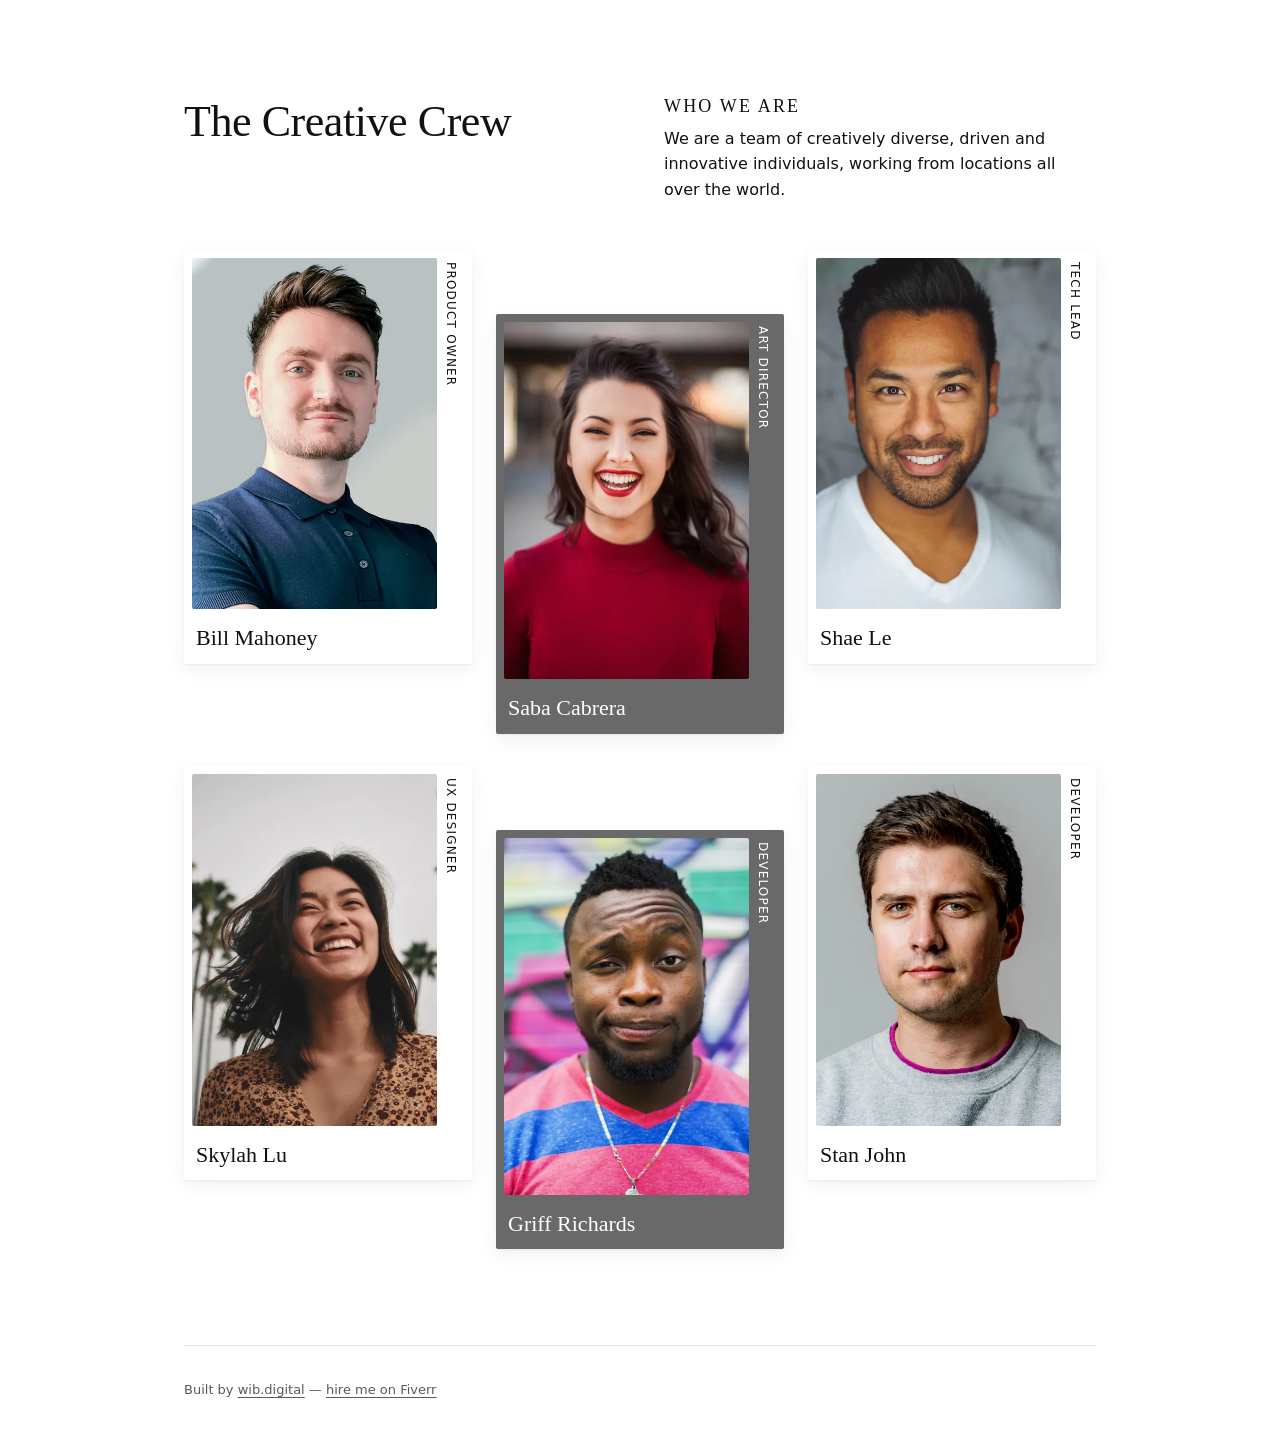
<file: index.html>
<!DOCTYPE html>
<html lang="en">
<head>
  <meta charset="utf-8">
  <meta name="viewport" content="width=device-width, initial-scale=1">
  <title>WIB - Team Page</title>
  <link rel="icon" href="favicon.ico" sizes="any">
  <link rel="icon" type="image/svg+xml" href="favicon.svg">
  <link rel="icon" type="image/png" href="favicon-96x96.png" sizes="96x96">
  <link rel="apple-touch-icon" href="apple-touch-icon.png">
  <meta name="description" content="Meet the creative crew: six designers, developers and strategists working remotely across the world. Click any portrait to read that person's profile.">
  <link rel="canonical" href="https://pablowib.github.io/Team-Page-UI/">

  <meta property="og:type" content="website">
  <meta property="og:title" content="The Creative Crew — Meet Our Team of Designers &amp; Developers">
  <meta property="og:description" content="Six designers, developers and strategists working remotely across the world. Click any portrait to read that person's profile.">
  <meta property="og:url" content="https://pablowib.github.io/Team-Page-UI/">
  <meta property="og:image" content="https://pablowib.github.io/Team-Page-UI/assets/img/content/og-team.jpg">
  <meta property="og:image:width" content="1200">
  <meta property="og:image:height" content="630">
  <meta property="og:image:alt" content="Portraits of the six members of the creative crew in a row.">
  <meta name="twitter:card" content="summary_large_image">

  <link rel="stylesheet" href="assets/css/base.css">
  <link rel="stylesheet" href="assets/css/layout.css">
  <link rel="stylesheet" href="assets/css/components.css">

  <script src="assets/js/main.js" defer></script>

  <script type="application/ld+json">
  {
    "@context": "https://schema.org",
    "@type": "Person",
    "name": "Pablo Nieto Pérez",
    "url": "https://wib.digital",
    "jobTitle": "Web Designer and Developer",
    "sameAs": [
      "https://www.fiverr.com/pablonietop",
      "https://www.linkedin.com/in/pablo-nieto-perez-39a530292"
    ]
  }
  </script>
</head>

<body>
  <a class="skip-link" href="#main">Skip to the team</a>

  <div class="page">
    <header class="site-header">
      <div class="site-header__inner">
        <h1>The Creative Crew</h1>
        <div class="site-header__intro">
          <h2>Who we are</h2>
          <p>We are a team of creatively diverse, driven and innovative individuals, working from locations all over the world.</p>
        </div>
      </div>
    </header>

    <main id="main" tabindex="-1">
      <section class="team" aria-labelledby="team-heading">
        <h2 class="visually-hidden" id="team-heading">The team</h2>

        <ul class="team-grid">
          <li class="team-grid__item">
            <article class="team-card">
              <div class="team-card__frame">
                <img class="team-card__photo" src="assets/img/content/bill-mahoney.webp" alt="Bill Mahoney in a navy polo shirt, looking at the camera" width="476" height="682" decoding="async">
                <p class="team-card__role">Product owner</p>
                <p class="team-card__bio" id="bio-bill-mahoney">Bill Mahoney is a Product Owner with a strong background in software development and project management. He is a strategic thinker with excellent communication and collaboration skills, and he thrives in dynamic, fast-paced environments.</p>
                <button class="team-card__toggle" type="button" aria-expanded="false" aria-controls="bio-bill-mahoney">
                  <span class="visually-hidden">Read the profile of Bill Mahoney</span>
                </button>
              </div>
              <h3 class="team-card__name">Bill Mahoney</h3>
            </article>
          </li>

          <li class="team-grid__item team-grid__item--offset">
            <article class="team-card team-card--dark">
              <div class="team-card__frame">
                <img class="team-card__photo" src="assets/img/content/saba-cabrera.webp" alt="Saba Cabrera in a red sweater, laughing" width="476" height="694" decoding="async">
                <p class="team-card__role">Art director</p>
                <p class="team-card__bio" id="bio-saba-cabrera">Saba Cabrera is a talented and experienced Art Director with a passion for creating visually stunning and engaging designs. With a strong background in graphic design, Saba has developed an eye for detail and a deep understanding of how to create compelling visual experiences that capture the attention of her audience.</p>
                <button class="team-card__toggle" type="button" aria-expanded="false" aria-controls="bio-saba-cabrera">
                  <span class="visually-hidden">Read the profile of Saba Cabrera</span>
                </button>
              </div>
              <h3 class="team-card__name">Saba Cabrera</h3>
            </article>
          </li>

          <li class="team-grid__item">
            <article class="team-card">
              <div class="team-card__frame">
                <img class="team-card__photo" src="assets/img/content/shae-le.webp" alt="Shae Le in a white T-shirt, smiling" width="476" height="682" decoding="async">
                <p class="team-card__role">Tech lead</p>
                <p class="team-card__bio" id="bio-shae-le">Shae Le is a seasoned Tech Lead with a strong background in software engineering and project management. She has a deep understanding of modern software development methodologies, with expertise in Agile and Scrum, and is committed to delivering high-quality solutions that meet business needs.</p>
                <button class="team-card__toggle" type="button" aria-expanded="false" aria-controls="bio-shae-le">
                  <span class="visually-hidden">Read the profile of Shae Le</span>
                </button>
              </div>
              <h3 class="team-card__name">Shae Le</h3>
            </article>
          </li>

          <li class="team-grid__item">
            <article class="team-card">
              <div class="team-card__frame">
                <img class="team-card__photo" src="assets/img/content/skylah-lu.webp" alt="Skylah Lu in a leopard-print top, laughing outdoors" width="474" height="682" loading="lazy" decoding="async">
                <p class="team-card__role">UX designer</p>
                <p class="team-card__bio" id="bio-skylah-lu">Skylah Lu is a talented and experienced UX Designer with a passion for creating innovative and intuitive user experiences. With a strong background in user research, information architecture, and design, Skylah has the ability to take complex user needs and transform them into simple, elegant, and effective solutions.</p>
                <button class="team-card__toggle" type="button" aria-expanded="false" aria-controls="bio-skylah-lu">
                  <span class="visually-hidden">Read the profile of Skylah Lu</span>
                </button>
              </div>
              <h3 class="team-card__name">Skylah Lu</h3>
            </article>
          </li>

          <li class="team-grid__item team-grid__item--offset">
            <article class="team-card team-card--dark">
              <div class="team-card__frame">
                <img class="team-card__photo" src="assets/img/content/griff-richards.webp" alt="Griff Richards in a striped T-shirt, in front of a graffiti wall" width="476" height="694" loading="lazy" decoding="async">
                <p class="team-card__role">Developer</p>
                <p class="team-card__bio" id="bio-griff-richards">Griff Richards is a skilled and experienced software developer with a passion for creating innovative and effective software solutions. With a strong background in software engineering, Griff has the ability to take complex problems and turn them into simple and effective code.</p>
                <button class="team-card__toggle" type="button" aria-expanded="false" aria-controls="bio-griff-richards">
                  <span class="visually-hidden">Read the profile of Griff Richards</span>
                </button>
              </div>
              <h3 class="team-card__name">Griff Richards</h3>
            </article>
          </li>

          <li class="team-grid__item">
            <article class="team-card">
              <div class="team-card__frame">
                <img class="team-card__photo" src="assets/img/content/stan-john.webp" alt="Stan John in a grey sweatshirt, looking at the camera" width="474" height="682" loading="lazy" decoding="async">
                <p class="team-card__role">Developer</p>
                <p class="team-card__bio" id="bio-stan-john">Stan John is a skilled and experienced software developer with a passion for creating robust and effective software solutions. With a strong background in software engineering, Stan has the ability to tackle complex problems and deliver high-quality code.</p>
                <button class="team-card__toggle" type="button" aria-expanded="false" aria-controls="bio-stan-john">
                  <span class="visually-hidden">Read the profile of Stan John</span>
                </button>
              </div>
              <h3 class="team-card__name">Stan John</h3>
            </article>
          </li>
        </ul>
      </section>
    </main>

    <footer class="site-footer">
      <p>
        Built by <a href="https://wib.digital" rel="noopener">wib.digital</a> —
        <a href="https://www.fiverr.com/pablonietop" rel="noopener">hire me on Fiverr</a>
      </p>
    </footer>
  </div>
</body>
</html>
</file>
<file: assets/css/base.css>
/* ==========================================================================
   base.css — design tokens, reset, base typography, utilities
   ========================================================================== */

/* --- Tokens --------------------------------------------------------------- */

:root {
  /* Colour. Derived from the original design: white cards, dimgray cards,
     near-black description overlay, white overlay text. */
  --color-bg: #ffffff;
  --color-ink: #111111;
  --color-ink-muted: #5a5a5a;
  --color-surface: #ffffff;
  --color-surface-alt: #696969;
  --color-overlay: rgba(13, 13, 13, 0.94);
  --color-on-dark: #ffffff;
  --color-rule: #e2e2e2;

  /* Spacing scale */
  --space-1: 4px;
  --space-2: 8px;
  --space-3: 16px;
  --space-4: 24px;
  --space-5: 32px;
  --space-6: 48px;
  --space-7: 64px;
  --space-8: 96px;

  /* Typography. Two families: a serif for display, the system sans for text.
     Mirrors the Lora + Montserrat pairing the original CSS declared but never
     shipped, without the network cost. */
  --font-display: Georgia, "Times New Roman", Times, serif;
  --font-body: system-ui, -apple-system, "Segoe UI", Roboto, Helvetica, Arial,
    sans-serif;

  --text-xs: 0.75rem;
  --text-sm: 0.8125rem;
  --text-base: 1rem;
  --text-lg: 1.125rem;
  --text-xl: 1.375rem;
  --text-display: clamp(2rem, 6vw, 2.75rem);

  --leading-tight: 1.2;
  --leading-normal: 1.6;

  /* Shape and motion */
  --radius: 2px;
  --shadow-card: 0 1px 2px rgba(0, 0, 0, 0.05), 0 6px 20px rgba(0, 0, 0, 0.06);
  --transition: 180ms ease;
}

/* --- Reset ---------------------------------------------------------------- */

*,
*::before,
*::after {
  box-sizing: border-box;
}

html {
  -webkit-text-size-adjust: 100%;
}

body {
  margin: 0;
  background: var(--color-bg);
  color: var(--color-ink);
  font-family: var(--font-body);
  font-size: var(--text-base);
  line-height: var(--leading-normal);
  overflow-x: hidden;
}

h1,
h2,
h3,
p {
  margin: 0;
}

img {
  display: block;
  max-width: 100%;
  height: auto;
}

button {
  font: inherit;
  color: inherit;
}

/* --- Base typography ------------------------------------------------------ */

h1,
h2,
h3 {
  font-family: var(--font-display);
  font-weight: 400;
  line-height: var(--leading-tight);
}

h1 {
  font-size: var(--text-display);
  letter-spacing: -0.01em;
}

h2 {
  font-size: var(--text-lg);
  letter-spacing: 0.12em;
  text-transform: uppercase;
}

h3 {
  font-size: var(--text-xl);
}

a {
  color: inherit;
  text-decoration: underline;
  text-underline-offset: 0.2em;
  transition: color var(--transition), text-decoration-color var(--transition);
}

a:hover {
  color: var(--color-ink-muted);
}

a:active {
  color: var(--color-ink);
}

/* --- Focus ---------------------------------------------------------------- */

:focus-visible {
  outline: 3px solid currentColor;
  outline-offset: 2px;
}

/* --- Utilities ------------------------------------------------------------ */

.visually-hidden {
  position: absolute;
  width: 1px;
  height: 1px;
  margin: -1px;
  padding: 0;
  border: 0;
  clip-path: inset(50%);
  overflow: hidden;
  white-space: nowrap;
}

.skip-link {
  position: absolute;
  top: var(--space-2);
  left: var(--space-2);
  z-index: 10;
  padding: var(--space-2) var(--space-3);
  background: var(--color-ink);
  color: var(--color-on-dark);
  text-decoration: none;
  transform: translateY(-200%);
  transition: transform var(--transition);
}

.skip-link:focus {
  color: var(--color-on-dark);
  transform: translateY(0);
}

/* --- Motion preference ---------------------------------------------------- */

@media (prefers-reduced-motion: reduce) {
  *,
  *::before,
  *::after {
    transition-duration: 0.01ms !important;
    animation-duration: 0.01ms !important;
  }
}
</file>
<file: assets/css/layout.css>
/* ==========================================================================
   layout.css — page container, header, team grid, footer
   ========================================================================== */

/* --- Page container ------------------------------------------------------- */

.page {
  width: 100%;
  max-width: 960px;
  margin-inline: auto;
  padding-inline: var(--space-4);
}

/* --- Header --------------------------------------------------------------- */

.site-header {
  padding-block: var(--space-7) var(--space-6);
}

.site-header__inner {
  display: grid;
  gap: var(--space-5);
}

.site-header__intro {
  display: grid;
  gap: var(--space-2);
  max-width: 42ch;
}

/* --- Team section --------------------------------------------------------- */

.team {
  padding-block-end: var(--space-7);
}

.team-grid {
  display: grid;
  grid-template-columns: minmax(0, 1fr);
  align-items: start;
  justify-items: center;
  gap: var(--space-6) var(--space-4);
  padding: 0;
  margin: 0;
  list-style: none;
}

/* --- Footer --------------------------------------------------------------- */

.site-footer {
  border-top: 1px solid var(--color-rule);
  padding-block: var(--space-5) var(--space-6);
  color: var(--color-ink-muted);
  font-size: var(--text-sm);
  line-height: 1.9;
}

/* --- Error page ----------------------------------------------------------- */

.error {
  display: grid;
  gap: var(--space-4);
  justify-items: start;
  max-width: 46ch;
  padding-block: var(--space-8) var(--space-7);
}

.error__code {
  color: var(--color-ink-muted);
  font-size: var(--text-sm);
  letter-spacing: 0.18em;
  text-transform: uppercase;
}

/* --- Breakpoints ---------------------------------------------------------- */

/* Columns are added only where a card can still hold its description without
   scrolling: below ~280px of card width the text overflows the portrait. */

@media (min-width: 480px) {
  .site-header {
    padding-block: var(--space-8) var(--space-6);
  }

  .team-grid {
    gap: var(--space-6) var(--space-5);
  }
}

@media (min-width: 768px) {
  .site-header__inner {
    grid-template-columns: 1fr 1fr;
    align-items: start;
    gap: var(--space-6);
  }

  .team-grid {
    grid-template-columns: repeat(2, minmax(0, 1fr));
  }
}

@media (min-width: 1024px) {
  .team {
    padding-block-end: var(--space-8);
  }

  .team-grid {
    grid-template-columns: repeat(3, minmax(0, 1fr));
    gap: var(--space-5) var(--space-4);
  }

  /* The staggered middle column, carried over from the original layout. */
  .team-grid__item--offset {
    margin-block-start: var(--space-7);
  }
}
</file>
<file: assets/css/components.css>
/* ==========================================================================
   components.css — team card, description overlay, link button
   ========================================================================== */

/* --- Team card ------------------------------------------------------------ */

.team-card {
  width: 100%;
  max-width: 288px;
  padding: var(--space-2);
  background: var(--color-surface);
  border-radius: var(--radius);
  box-shadow: var(--shadow-card);
}

.team-card--dark {
  background: var(--color-surface-alt);
  color: var(--color-on-dark);
}

/* The photo and the vertical role label sit side by side, as in the original
   design. The frame is the positioning context for the overlay and the
   full-area toggle. */
.team-card__frame {
  position: relative;
  display: flex;
  align-items: stretch;
}

/* min-width: 0 lets the photo shrink so the role label stays inside the card;
   without it the image keeps its intrinsic minimum and pushes the label out. */
.team-card__photo {
  flex: 1 1 auto;
  min-width: 0;
  width: 100%;
  border-radius: var(--radius);
}

.team-card__role {
  flex: 0 0 auto;
  writing-mode: vertical-rl;
  padding-block: var(--space-1);
  padding-inline: var(--space-1);
  font-size: var(--text-xs);
  letter-spacing: 0.1em;
  text-transform: uppercase;
}

.team-card__name {
  padding: var(--space-3) var(--space-1) var(--space-1);
}

/* --- Description overlay -------------------------------------------------- */

.team-card__bio {
  position: absolute;
  inset: 0;
  z-index: 1;
  padding: var(--space-3);
  border-radius: var(--radius);
  background: var(--color-overlay);
  color: var(--color-on-dark);
  font-size: var(--text-sm);
  line-height: 1.55;
  overflow-y: auto;
  overscroll-behavior: contain;
  visibility: hidden;
  opacity: 0;
  transition: opacity var(--transition), visibility var(--transition);
}

.team-card__bio.is-open {
  visibility: visible;
  opacity: 1;
}

/* --- Card toggle ---------------------------------------------------------- */

/* Transparent button covering the whole frame: the entire portrait stays
   clickable, and the control is reachable by keyboard. */
.team-card__toggle {
  position: absolute;
  inset: 0;
  z-index: 2;
  width: 100%;
  padding: 0;
  border: 0;
  background: transparent;
  cursor: pointer;
}

.team-card__toggle:focus-visible {
  outline: 3px solid currentColor;
  outline-offset: 4px;
}

/* --- Link button ---------------------------------------------------------- */

.button {
  display: inline-flex;
  align-items: center;
  min-height: 44px;
  padding: var(--space-2) var(--space-4);
  border: 1px solid var(--color-ink);
  border-radius: var(--radius);
  background: var(--color-ink);
  color: var(--color-on-dark);
  font-size: var(--text-sm);
  letter-spacing: 0.06em;
  text-decoration: none;
  text-transform: uppercase;
  transition: background var(--transition), color var(--transition);
}

.button:hover,
.button:focus-visible {
  background: transparent;
  color: var(--color-ink);
}

.button:active {
  background: var(--color-ink-muted);
  border-color: var(--color-ink-muted);
  color: var(--color-on-dark);
}
</file>
